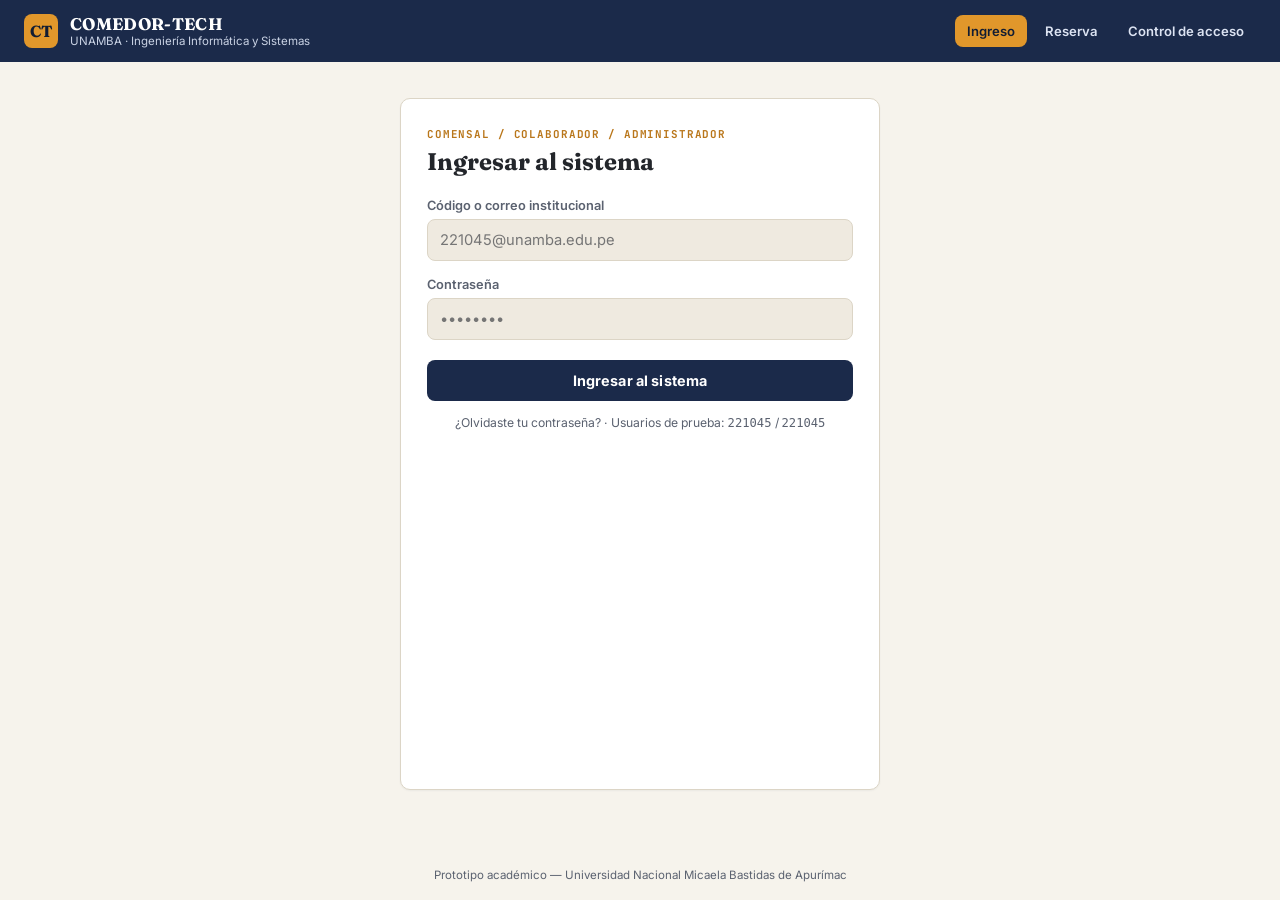
<file: index.html>
<!DOCTYPE html>
<html lang="es">
<head>
<meta charset="UTF-8">
<meta name="viewport" content="width=device-width, initial-scale=1.0">
<title>COMEDOR-TECH · Ingreso al sistema</title>
<link rel="stylesheet" href="css/style.css">
</head>
<body>

<header class="topbar">
  <div class="brand">
    <div class="brand-mark">CT</div>
    <div>
      <h1>COMEDOR-TECH</h1>
      <p class="institution">UNAMBA · Ingeniería Informática y Sistemas</p>
    </div>
  </div>
  <nav>
    <a href="index.html" class="active">Ingreso</a>
    <a href="reserva.html">Reserva</a>
    <a href="acceso.html">Control de acceso</a>
  </nav>
</header>

<main>
  <section class="panel">
    <p class="panel-eyebrow">Comensal / Colaborador / Administrador</p>
    <h2>Ingresar al sistema</h2>

    <form id="formLogin" autocomplete="off">
      <label for="identificador">Código o correo institucional</label>
      <input type="text" id="identificador" placeholder="221045@unamba.edu.pe" required>

      <label for="password">Contraseña</label>
      <input type="password" id="password" placeholder="••••••••" required>

      <button type="submit" class="btn">Ingresar al sistema</button>
      <div id="msg" class="msg"></div>
    </form>

    <p class="hint">¿Olvidaste tu contraseña? · Usuarios de prueba: <code>221045</code> / <code>221045</code></p>
  </section>
</main>

<footer>Prototipo académico — Universidad Nacional Micaela Bastidas de Apurímac</footer>

<script src="js/config.js"></script>
<script src="js/auth.js"></script>
<script>
  document.getElementById("formLogin").addEventListener("submit", function (e) {
    e.preventDefault();
    const identificador = document.getElementById("identificador").value.trim();
    const password = document.getElementById("password").value;
    const msg = document.getElementById("msg");

    const resultado = login(identificador, password);

    if (!resultado.ok) {
      msg.textContent = resultado.mensaje;
      msg.className = "msg show err";
      return;
    }

    msg.textContent = "Bienvenido(a), " + resultado.usuario.nombre;
    msg.className = "msg show ok";

    setTimeout(() => {
      if (resultado.usuario.rol === "estudiante") {
        window.location.href = "reserva.html";
      } else {
        window.location.href = "acceso.html";
      }
    }, 500);
  });
</script>
</body>
</html>
</file>
<file: css/style.css>
/* ============================================================
   COMEDOR-TECH — Universidad Nacional Micaela Bastidas de Apurímac
   Paleta:
     --navy      #1B2A4A  (institucional, cabecera)
     --paper     #F6F3EC  (fondo cálido tipo ticket de comedor)
     --amber     #E1972B  (acento, "turno" / comida)
     --green     #2F7A4F  (éxito / válido)
     --red       #B8412F  (error / no válido)
     --ink       #23262B  (texto principal)
   Tipografía:
     Display -> "Fraunces"  (títulos, con carácter editorial)
     Body    -> "Inter"     (formularios, texto de interfaz)
     Mono    -> "JetBrains Mono" (códigos de ticket, IDs)
   ============================================================ */

@import url('https://fonts.googleapis.com/css2?family=Fraunces:opsz,wght@9..144,500;9..144,700&family=Inter:wght@400;500;600;700&family=JetBrains+Mono:wght@500;700&display=swap');

:root{
  --navy:#1B2A4A;
  --navy-dark:#121d33;
  --paper:#F6F3EC;
  --paper-alt:#EFEAE0;
  --amber:#E1972B;
  --amber-dark:#B9761A;
  --green:#2F7A4F;
  --green-bg:#E7F3EB;
  --red:#B8412F;
  --red-bg:#FBEAE6;
  --ink:#23262B;
  --ink-soft:#5B6270;
  --line:#DCD5C6;
  --radius:10px;
}

*{box-sizing:border-box;}

html,body{
  margin:0;
  padding:0;
  background:var(--paper);
  color:var(--ink);
  font-family:'Inter',system-ui,sans-serif;
  min-height:100vh;
}

body{
  display:flex;
  flex-direction:column;
}

/* ---------- Cabecera institucional ---------- */
.topbar{
  background:var(--navy);
  color:#fff;
  padding:14px 24px;
  display:flex;
  align-items:center;
  justify-content:space-between;
  gap:16px;
}

.topbar .brand{
  display:flex;
  align-items:center;
  gap:12px;
}

.topbar .brand-mark{
  width:34px;
  height:34px;
  border-radius:8px;
  background:var(--amber);
  display:flex;
  align-items:center;
  justify-content:center;
  font-family:'Fraunces',serif;
  font-weight:700;
  color:var(--navy-dark);
}

.topbar h1{
  font-family:'Fraunces',serif;
  font-size:1.05rem;
  font-weight:700;
  letter-spacing:.02em;
  margin:0;
}

.topbar .institution{
  font-size:.72rem;
  color:#C9D2E4;
  margin:0;
}

.topbar nav{
  display:flex;
  gap:6px;
}

.topbar nav a{
  color:#DCE3F2;
  text-decoration:none;
  font-size:.82rem;
  font-weight:600;
  padding:8px 12px;
  border-radius:8px;
  transition:background .15s ease;
}

.topbar nav a.active{
  background:var(--amber);
  color:var(--navy-dark);
}

.topbar nav a:not(.active):hover{
  background:rgba(255,255,255,.1);
}

/* ---------- Contenedor principal ---------- */
main{
  flex:1;
  display:flex;
  justify-content:center;
  padding:36px 20px 60px;
}

.panel{
  width:100%;
  max-width:480px;
  background:#fff;
  border:1px solid var(--line);
  border-radius:var(--radius);
  padding:28px 26px;
  box-shadow:0 1px 2px rgba(27,42,74,.05);
}

.panel.wide{max-width:720px;}

.panel-eyebrow{
  font-family:'JetBrains Mono',monospace;
  font-size:.68rem;
  letter-spacing:.08em;
  text-transform:uppercase;
  color:var(--amber-dark);
  font-weight:700;
  margin:0 0 6px;
}

.panel h2{
  font-family:'Fraunces',serif;
  font-size:1.5rem;
  margin:0 0 22px;
}

/* ---------- Formularios ---------- */
label{
  display:block;
  font-size:.8rem;
  font-weight:600;
  color:var(--ink-soft);
  margin:16px 0 6px;
}

label:first-of-type{margin-top:0;}

input[type=text],
input[type=password],
input[type=search]{
  width:100%;
  padding:11px 12px;
  border:1px solid var(--line);
  border-radius:8px;
  font-family:'Inter',sans-serif;
  font-size:.92rem;
  background:var(--paper-alt);
  color:var(--ink);
}

input:focus{
  outline:2px solid var(--amber);
  outline-offset:1px;
  background:#fff;
}

.btn{
  display:inline-flex;
  align-items:center;
  justify-content:center;
  gap:8px;
  width:100%;
  padding:12px 16px;
  margin-top:20px;
  border:none;
  border-radius:8px;
  background:var(--navy);
  color:#fff;
  font-family:'Inter',sans-serif;
  font-weight:700;
  font-size:.9rem;
  letter-spacing:.01em;
  cursor:pointer;
  transition:background .15s ease, transform .1s ease;
}

.btn:hover{background:var(--navy-dark);}
.btn:active{transform:translateY(1px);}

.btn.amber{background:var(--amber); color:var(--navy-dark);}
.btn.amber:hover{background:var(--amber-dark); color:#fff;}

.btn.outline{
  background:transparent;
  color:var(--navy);
  border:1.5px solid var(--navy);
}
.btn.outline:hover{background:var(--navy); color:#fff;}

.hint{
  text-align:center;
  font-size:.76rem;
  color:var(--ink-soft);
  margin-top:14px;
}

.msg{
  margin-top:14px;
  padding:10px 12px;
  border-radius:8px;
  font-size:.82rem;
  font-weight:600;
  display:none;
}
.msg.show{display:block;}
.msg.ok{background:var(--green-bg); color:var(--green);}
.msg.err{background:var(--red-bg); color:var(--red);}

/* ---------- Sección de identificación ---------- */
.id-box{
  display:flex;
  align-items:center;
  justify-content:space-between;
  gap:14px;
  background:var(--paper-alt);
  border:1px solid var(--line);
  border-radius:8px;
  padding:14px;
}

.id-box .who{
  display:flex;
  flex-direction:column;
  gap:2px;
}

.id-box .who .code{
  font-family:'JetBrains Mono',monospace;
  font-size:.78rem;
  color:var(--ink-soft);
}

.id-box .who .name{
  font-weight:700;
  font-size:.98rem;
}

.badge{
  font-size:.72rem;
  font-weight:700;
  padding:4px 10px;
  border-radius:999px;
}
.badge.apto{background:var(--green-bg); color:var(--green);}
.badge.no-apto{background:var(--red-bg); color:var(--red);}
.badge.pendiente{background:#EFEAE0; color:var(--ink-soft);}

/* ---------- Turnos ---------- */
.section-title{
  font-size:.76rem;
  font-weight:700;
  text-transform:uppercase;
  letter-spacing:.06em;
  color:var(--ink-soft);
  margin:24px 0 10px;
}

.turnos{
  display:grid;
  gap:10px;
}

.turno-option{
  display:flex;
  align-items:center;
  gap:10px;
  border:1.5px solid var(--line);
  border-radius:8px;
  padding:11px 12px;
  cursor:pointer;
  font-size:.86rem;
}

.turno-option:has(input:checked){
  border-color:var(--amber);
  background:#FDF4E4;
}

.turno-option input{accent-color:var(--amber);}

.checkbox-row{
  display:flex;
  align-items:center;
  gap:8px;
  font-size:.86rem;
}
.checkbox-row input{accent-color:var(--navy);}

/* ---------- Ticket / tabla de acceso ---------- */
.scan-row{
  display:flex;
  gap:10px;
}
.scan-row input{flex:1;}
.scan-row .btn{width:auto; margin-top:0; padding:12px 20px;}

table.acceso{
  width:100%;
  border-collapse:collapse;
  margin-top:18px;
  font-size:.85rem;
}
table.acceso th{
  text-align:left;
  font-size:.7rem;
  text-transform:uppercase;
  letter-spacing:.05em;
  color:var(--ink-soft);
  border-bottom:1px solid var(--line);
  padding:8px 6px;
}
table.acceso td{
  padding:12px 6px;
  border-bottom:1px solid var(--line);
}

.estado-pill{
  display:inline-flex;
  align-items:center;
  gap:6px;
  font-weight:700;
  font-size:.8rem;
}
.estado-pill.valido{color:var(--green);}
.estado-pill.servido{color:var(--ink-soft);}
.estado-pill.invalido{color:var(--red);}

.alert-ok{
  margin-top:18px;
  background:var(--green-bg);
  color:var(--green);
  border-radius:8px;
  padding:12px 14px;
  font-size:.84rem;
  font-weight:600;
}

.ticket-code{
  font-family:'JetBrains Mono',monospace;
  font-weight:700;
  letter-spacing:.02em;
}

footer{
  text-align:center;
  font-size:.72rem;
  color:var(--ink-soft);
  padding:18px;
}
</file>
